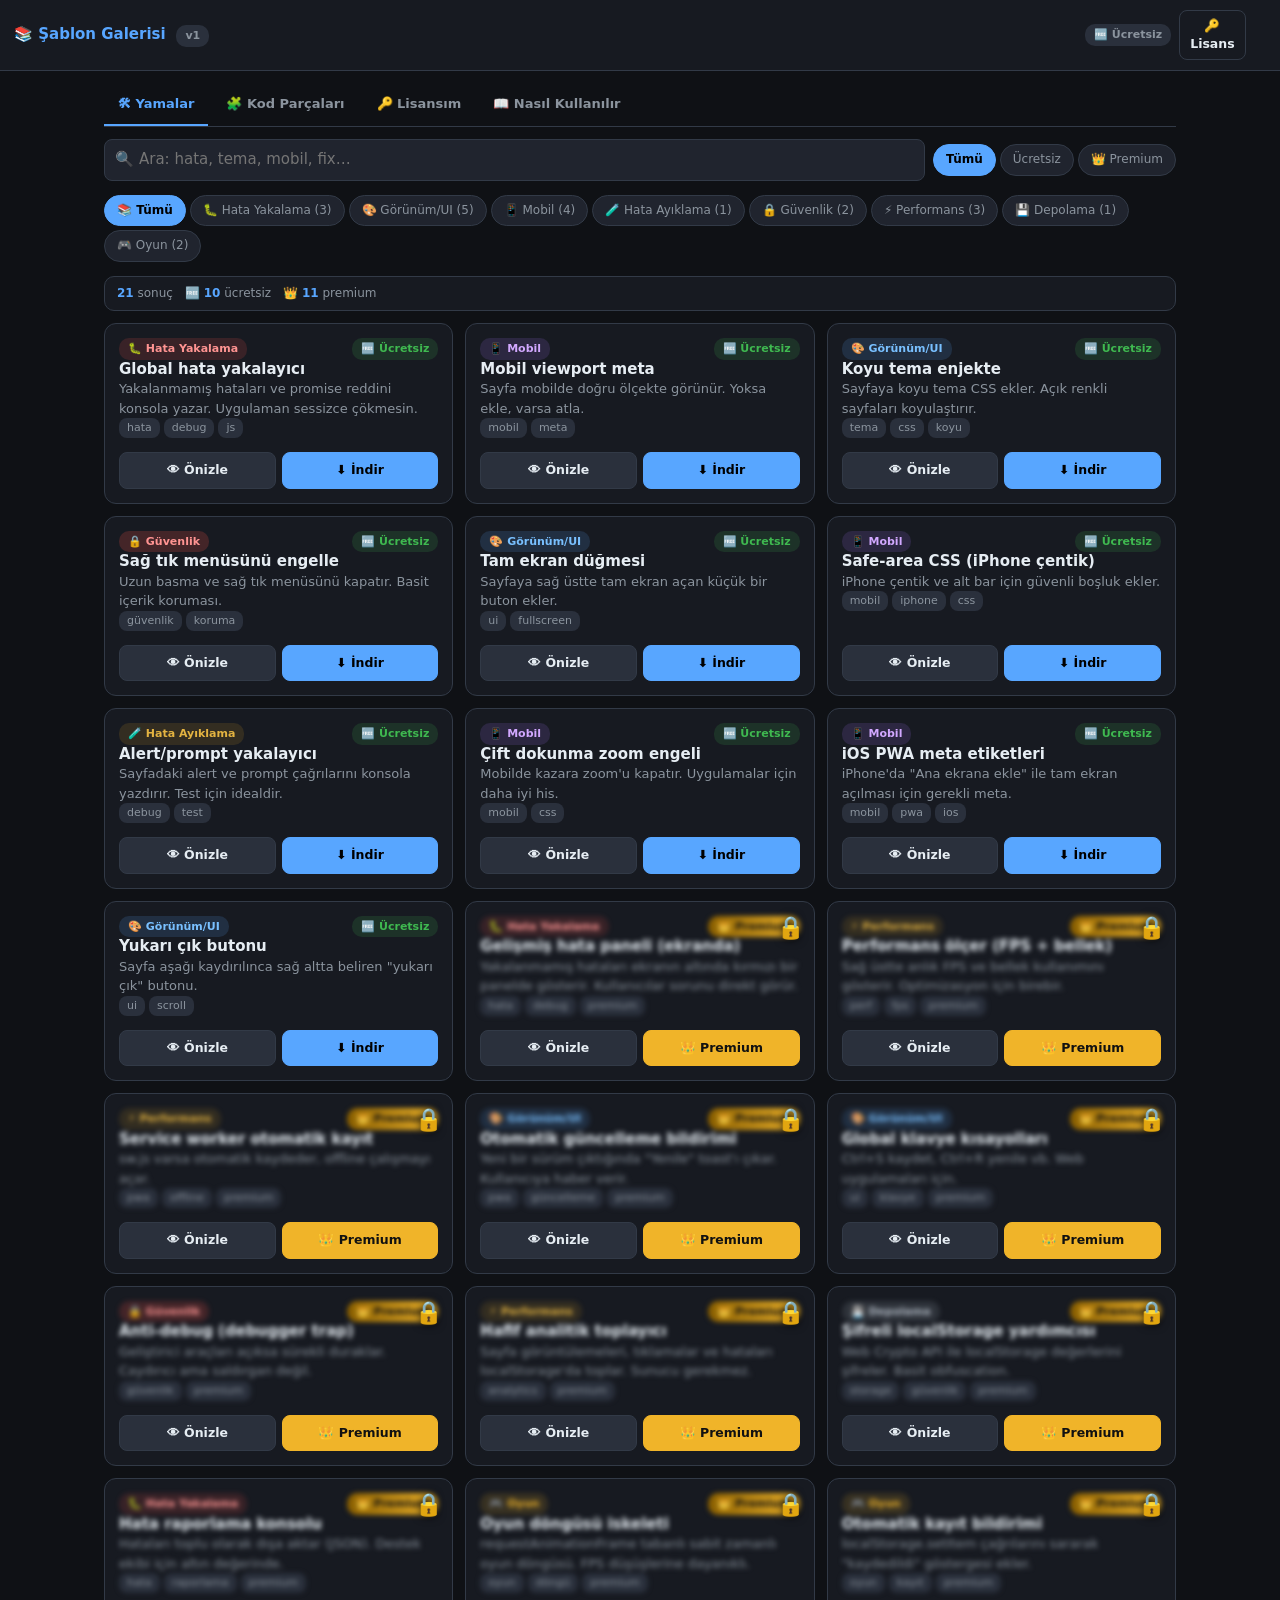
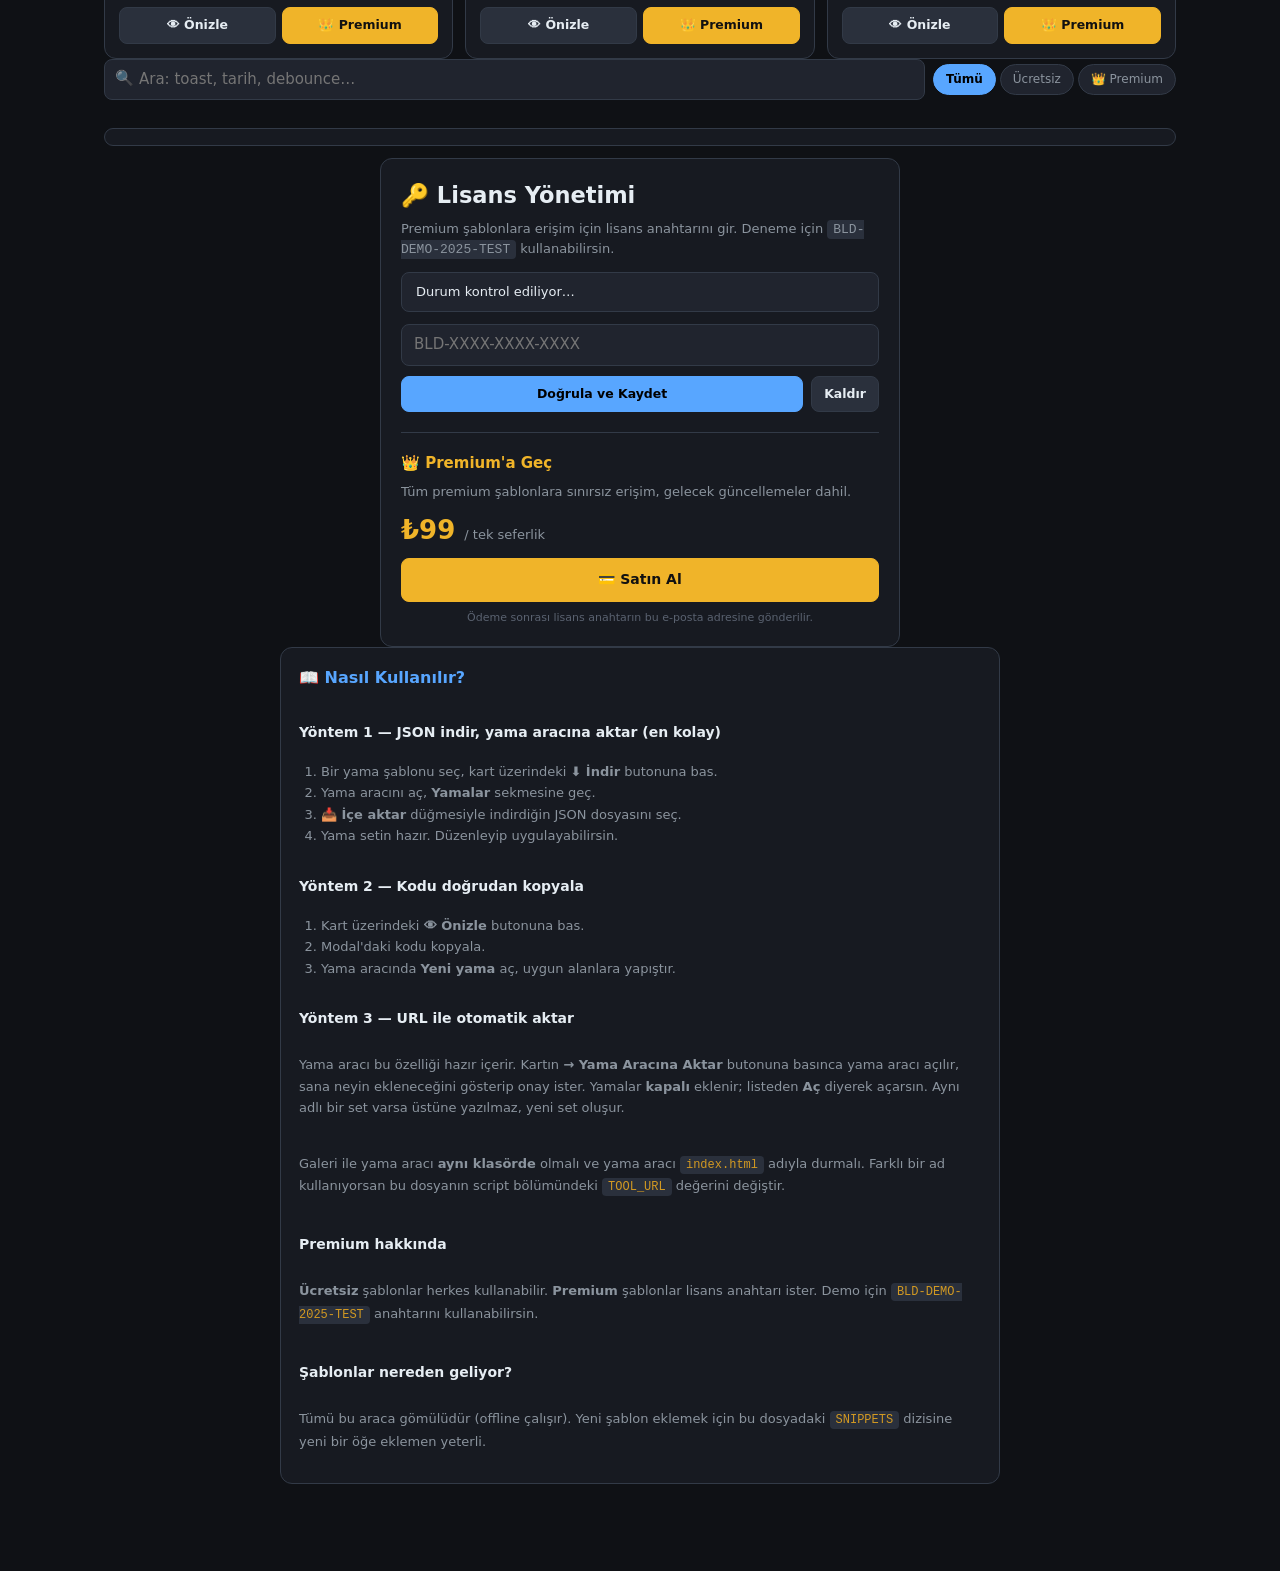
<file: sablonlar.html>
<!DOCTYPE html>
<html lang="tr">
<head>
<meta charset="UTF-8">
<meta name="viewport" content="width=device-width, initial-scale=1">
<title>Şablon Galerisi · Yama Aracı</title>
<style>
:root{
  --bg:#0f1115;--b1:#171a21;--b2:#20242e;--b3:#2a303c;--ln:#323a47;
  --tx:#e6edf3;--t2:#8b949e;--t3:#5a6270;
  --ac:#58a6ff;--ok:#3fb950;--bad:#f85149;--warn:#d29922;--gold:#e8b93a;
  --prem:#f0b429;--prem2:#8a5f00;
}
*{box-sizing:border-box}
html,body{margin:0;padding:0;background:var(--bg);color:var(--tx);
  font:15px/1.45 system-ui,-apple-system,'Segoe UI',sans-serif;padding-bottom:40px}
body{min-height:100vh}
header{position:sticky;top:0;z-index:20;background:var(--b1);
  border-bottom:1px solid var(--ln);padding:10px 14px;
  display:flex;justify-content:space-between;align-items:center;gap:8px}
header b{color:var(--ac)}
header .hdr-right{display:flex;gap:8px;align-items:center;font-size:12px}
.badge{display:inline-flex;align-items:center;gap:4px;padding:3px 9px;border-radius:10px;
  font-size:11px;font-weight:700;background:var(--b3);color:var(--t2)}
.badge.ok{background:rgba(63,185,80,.15);color:var(--ok)}
.badge.prem{background:linear-gradient(90deg,#8a5f00,#f0b429);color:#111}
.badge.lock{background:rgba(248,81,73,.15);color:var(--bad)}
main{max-width:1100px;margin:0 auto;padding:14px}
.tabs{display:flex;gap:4px;margin-bottom:12px;border-bottom:1px solid var(--ln);overflow-x:auto}
.tabs button{padding:10px 14px;background:none;border:none;color:var(--t2);
  font:inherit;font-weight:600;font-size:13px;cursor:pointer;
  border-bottom:2px solid transparent;white-space:nowrap}
.tabs button.on{color:var(--ac);border-bottom-color:var(--ac)}
.filters{display:flex;flex-wrap:wrap;gap:8px;margin-bottom:14px;align-items:center}
input[type=text],input[type=password],select,textarea{
  background:var(--b2);color:var(--tx);border:1px solid var(--ln);
  border-radius:8px;padding:9px 12px;font:inherit;width:100%;min-height:40px}
input:focus,select:focus,textarea:focus{outline:2px solid var(--ac);outline-offset:-1px}
.search{flex:1;min-width:200px;position:relative}
.search input{padding-left:34px}
.search::before{content:"🔍";position:absolute;left:11px;top:50%;
  transform:translateY(-50%);pointer-events:none;opacity:.6}
.chips{display:flex;gap:4px;flex-wrap:wrap}
.chip{padding:6px 12px;background:var(--b2);border:1px solid var(--ln);
  border-radius:16px;color:var(--t2);font-size:12px;cursor:pointer;
  user-select:none;white-space:nowrap;transition:all .15s}
.chip:hover{background:var(--b3);color:var(--tx)}
.chip.on{background:var(--ac);color:#000;border-color:var(--ac);font-weight:600}
.chip.prem.on{background:linear-gradient(90deg,#8a5f00,#f0b429);color:#111;border-color:var(--prem)}
.grid{display:grid;gap:12px;grid-template-columns:repeat(auto-fill,minmax(280px,1fr))}
.card{background:var(--b1);border:1px solid var(--ln);border-radius:12px;
  padding:14px;display:flex;flex-direction:column;gap:8px;
  transition:border-color .15s,transform .1s}
.card:hover{border-color:var(--b3)}
.card.locked{position:relative;overflow:hidden}
.card.locked::after{content:"🔒";position:absolute;top:10px;right:10px;
  font-size:22px;filter:drop-shadow(0 0 4px rgba(0,0,0,.8))}
.card.locked .body{filter:blur(2.5px);pointer-events:none;user-select:none}
.card .meta{display:flex;justify-content:space-between;align-items:center;gap:6px;flex-wrap:wrap}
.card h3{margin:0;font-size:15px;color:var(--tx);line-height:1.3}
.card .desc{margin:0;font-size:13px;color:var(--t2);line-height:1.5;
  display:-webkit-box;-webkit-line-clamp:3;-webkit-box-orient:vertical;overflow:hidden}
.tags{display:flex;flex-wrap:wrap;gap:4px}
.tag{font-size:11px;padding:2px 8px;border-radius:8px;background:var(--b3);color:var(--t2)}
.cat-badge{font-size:11px;padding:3px 9px;border-radius:10px;background:var(--b3);color:var(--t2);font-weight:600}
.cat-error{background:rgba(248,81,73,.15);color:#ff9492}
.cat-ui{background:rgba(88,166,255,.15);color:#79c0ff}
.cat-mobile{background:rgba(163,113,247,.15);color:#d2a8ff}
.cat-fix{background:rgba(63,185,80,.15);color:#7ee787}
.cat-debug{background:rgba(210,153,34,.15);color:#e3b341}
.cat-security{background:rgba(248,81,73,.2);color:#ff9492}
.cat-perf{background:rgba(210,153,34,.15);color:#e3b341}
.cat-storage{background:rgba(139,148,158,.2);color:#b1bac4}
.cat-util{background:rgba(63,185,80,.15);color:#7ee787}
.cat-game{background:rgba(240,180,41,.15);color:#f0b429}
.card .actions{display:flex;gap:6px;margin-top:auto;padding-top:6px;flex-wrap:wrap}
.btn{display:inline-flex;align-items:center;justify-content:center;gap:5px;
  padding:8px 12px;border:1px solid var(--ln);border-radius:8px;
  background:var(--b3);color:var(--tx);font:inherit;font-weight:600;
  font-size:12.5px;cursor:pointer;min-height:36px;flex:1;
  transition:transform .08s,background .15s}
.btn:hover{background:var(--b2);border-color:var(--ac)}
.btn:active{transform:scale(.97)}
.btn.p{background:var(--ac);color:#000;border-color:var(--ac)}
.btn.g{background:var(--ok);color:#000;border-color:var(--ok)}
.btn.gold{background:var(--prem);color:#111;border-color:var(--prem);font-weight:700}
.btn:disabled{opacity:.4;cursor:not-allowed}
.btn.ghost{background:transparent}
.empty{text-align:center;padding:40px 20px;color:var(--t2)}
.empty .big{font-size:40px;margin-bottom:10px}
/* Modal */
.modal{position:fixed;inset:0;z-index:100;background:rgba(0,0,0,.75);
  display:flex;align-items:center;justify-content:center;padding:16px;
  backdrop-filter:blur(4px)}
.modal.hidden{display:none}
.modal .box{background:var(--b1);border:1px solid var(--ln);
  border-radius:14px;padding:18px;max-width:680px;width:100%;
  max-height:88vh;overflow-y:auto;box-shadow:0 20px 60px rgba(0,0,0,.7)}
.modal h2{margin:0 0 4px;color:var(--tx);font-size:17px}
.modal .sub{color:var(--t2);font-size:13px;margin:0 0 12px;line-height:1.5}
.modal .code{background:#05101c;color:#e6edf3;padding:12px;
  border-radius:8px;font-family:ui-monospace,'Courier New',monospace;
  font-size:12px;overflow-x:auto;line-height:1.55;
  max-height:340px;overflow-y:auto;white-space:pre;
  border:1px solid var(--ln);position:relative}
.modal .code .cp{position:sticky;top:0;float:right;
  padding:4px 9px;background:var(--ac);color:#000;border:none;
  border-radius:4px;font-size:11px;font-weight:700;cursor:pointer;margin-left:8px}
.modal .actions{display:flex;gap:8px;margin-top:14px;flex-wrap:wrap}
.modal .actions .btn{flex:0 1 auto;min-width:100px}
/* Premium modal */
.prem-box{background:linear-gradient(135deg,#1a1206,#2a1e08);
  border:2px solid var(--prem)}
.prem-box h2{color:var(--prem)}
.prem-list{list-style:none;padding:0;margin:12px 0}
.prem-list li{padding:8px 0 8px 26px;position:relative;
  font-size:13px;line-height:1.5;color:var(--t2);
  border-bottom:1px solid rgba(240,180,41,.15)}
.prem-list li:last-child{border:none}
.prem-list li::before{content:"✓";position:absolute;left:0;top:8px;
  color:var(--prem);font-weight:700}
.price{font-size:26px;font-weight:800;color:var(--prem);margin:8px 0}
.price small{font-size:13px;color:var(--t2);font-weight:400}
/* License page */
.lic-card{background:var(--b1);border:1px solid var(--ln);
  border-radius:12px;padding:20px;max-width:520px;margin:0 auto}
.lic-card h2{margin:0 0 8px;color:var(--tx)}
.lic-status{padding:10px 14px;border-radius:8px;margin:12px 0;
  font-size:13px;background:var(--b2);border:1px solid var(--ln)}
.lic-status.ok{background:rgba(63,185,80,.12);color:var(--ok);border-color:rgba(63,185,80,.4)}
.lic-status.bad{background:rgba(248,81,73,.12);color:var(--bad);border-color:rgba(248,81,73,.4)}
.lic-status.prem{background:rgba(240,180,41,.12);color:var(--prem);border-color:rgba(240,180,41,.4)}
/* Help page */
.help{max-width:720px;margin:0 auto}
.help .card{padding:18px}
.help h2{color:var(--ac);margin:0 0 10px;font-size:16px}
.help h3{color:var(--tx);margin:16px 0 6px;font-size:14px}
.help p,.help li{color:var(--t2);font-size:13px;line-height:1.65}
.help ol,.help ul{padding-left:22px;margin:6px 0}
.help code{background:var(--b3);padding:2px 6px;border-radius:4px;
  font-family:ui-monospace,monospace;font-size:12px;color:var(--warn)}
.help pre{background:#05101c;color:#e6edf3;padding:12px;border-radius:8px;
  font-size:12px;overflow-x:auto;line-height:1.5;margin:8px 0;
  border:1px solid var(--ln)}
/* Toast */
#toasts{position:fixed;left:50%;bottom:20px;transform:translateX(-50%);
  z-index:2000;display:flex;flex-direction:column;gap:6px;
  pointer-events:none;width:min(90vw,360px)}
.toast{background:var(--b1);border:1px solid var(--ln);
  border-left:3px solid var(--ac);padding:9px 14px;border-radius:8px;
  font-size:13px;box-shadow:0 6px 20px rgba(0,0,0,.5);
  animation:slideup .25s ease}
.toast.ok{border-left-color:var(--ok)}
.toast.bad{border-left-color:var(--bad)}
.toast.warn{border-left-color:var(--warn)}
@keyframes slideup{from{opacity:0;transform:translate(-50%,15px)}
  to{opacity:1;transform:translate(-50%,0)}}
.stats{display:flex;gap:12px;flex-wrap:wrap;margin-bottom:12px;
  font-size:12px;color:var(--t2);padding:8px 12px;
  background:var(--b1);border:1px solid var(--ln);border-radius:10px}
.stats b{color:var(--ac)}
@media(max-width:520px){
  .grid{grid-template-columns:1fr}
  header .hdr-right .badge span{display:none}
  .filters{gap:6px}
  .search{width:100%}
}
</style>
<link rel="manifest" href="yama-manifest.webmanifest">
<meta name="theme-color" content="#0a0e15">
<meta name="mobile-web-app-capable" content="yes">
<meta name="apple-mobile-web-app-capable" content="yes">
<link rel="icon" type="image/png" sizes="32x32" href="yama-favicon-32.png?v=1">
<link rel="icon" type="image/png" sizes="192x192" href="yama-icon-192.png?v=1">
<link rel="apple-touch-icon" sizes="180x180" href="yama-apple-touch-icon.png?v=1">
</head>
<body>

<header>
  <div><b>📚 Şablon Galerisi</b> <span class="badge" style="margin-left:6px">v1</span></div>
  <div class="hdr-right">
    <span class="badge" id="tierBadge"><span>Yükleniyor…</span></span>
    <button class="btn ghost" style="flex:0;min-height:32px;padding:6px 10px" id="licBtn">🔑 Lisans</button>
  </div>
</header>

<main>
  <div class="tabs" id="tabs">
    <button data-t="patches" class="on">🛠 Yamalar</button>
    <button data-t="snippets">🧩 Kod Parçaları</button>
    <button data-t="license">🔑 Lisansım</button>
    <button data-t="help">📖 Nasıl Kullanılır</button>
  </div>

  <div id="view-patches">
    <div class="filters">
      <div class="search"><input type="text" id="q" placeholder="Ara: hata, tema, mobil, fix…"></div>
      <div class="chips" id="tierChips">
        <div class="chip on" data-tier="all">Tümü</div>
        <div class="chip" data-tier="free">Ücretsiz</div>
        <div class="chip prem" data-tier="premium">👑 Premium</div>
      </div>
    </div>
    <div class="filters">
      <div class="chips" id="catChips"></div>
    </div>
    <div class="stats" id="patchesStats"></div>
    <div class="grid" id="patchesGrid"></div>
  </div>

  <div id="view-snippets" class="hidden">
    <div class="filters">
      <div class="search"><input type="text" id="qs" placeholder="Ara: toast, tarih, debounce…"></div>
      <div class="chips" id="tierChipsS">
        <div class="chip on" data-tier="all">Tümü</div>
        <div class="chip" data-tier="free">Ücretsiz</div>
        <div class="chip prem" data-tier="premium">👑 Premium</div>
      </div>
    </div>
    <div class="filters">
      <div class="chips" id="catChipsS"></div>
    </div>
    <div class="stats" id="snippetsStats"></div>
    <div class="grid" id="snippetsGrid"></div>
  </div>

  <div id="view-license" class="hidden">
    <div class="lic-card">
      <h2>🔑 Lisans Yönetimi</h2>
      <p style="color:var(--t2);font-size:13px;margin:0 0 12px">
        Premium şablonlara erişim için lisans anahtarını gir. Deneme için <code style="background:var(--b3);padding:2px 6px;border-radius:4px">BLD-DEMO-2025-TEST</code> kullanabilirsin.
      </p>
      <div class="lic-status" id="licStatus">Durum kontrol ediliyor…</div>
      <input type="password" id="licInput" placeholder="BLD-XXXX-XXXX-XXXX" autocomplete="off">
      <div style="display:flex;gap:8px;margin-top:10px;flex-wrap:wrap">
        <button class="btn p" id="licSave" style="flex:1">Doğrula ve Kaydet</button>
        <button class="btn" id="licClear" style="flex:0 1 auto">Kaldır</button>
      </div>
      <div style="margin-top:20px;padding-top:20px;border-top:1px solid var(--ln)">
        <h3 style="margin:0 0 8px;font-size:15px;color:var(--prem)">👑 Premium'a Geç</h3>
        <p style="color:var(--t2);font-size:13px;margin:0 0 10px">
          Tüm premium şablonlara sınırsız erişim, gelecek güncellemeler dahil.
        </p>
        <div class="price">₺99 <small>/ tek seferlik</small></div>
        <button class="btn gold" id="buyBtn" style="width:100%;font-size:14px;min-height:44px">
          💳 Satın Al
        </button>
        <p style="color:var(--t3);font-size:11px;margin:8px 0 0;text-align:center">
          Ödeme sonrası lisans anahtarın bu e-posta adresine gönderilir.
        </p>
      </div>
    </div>
  </div>

  <div id="view-help" class="hidden">
    <div class="help">
      <div class="card">
        <h2>📖 Nasıl Kullanılır?</h2>
        <h3>Yöntem 1 — JSON indir, yama aracına aktar (en kolay)</h3>
        <ol>
          <li>Bir yama şablonu seç, kart üzerindeki <b>⬇️ İndir</b> butonuna bas.</li>
          <li>Yama aracını aç, <b>Yamalar</b> sekmesine geç.</li>
          <li><b>📥 İçe aktar</b> düğmesiyle indirdiğin JSON dosyasını seç.</li>
          <li>Yama setin hazır. Düzenleyip uygulayabilirsin.</li>
        </ol>

        <h3>Yöntem 2 — Kodu doğrudan kopyala</h3>
        <ol>
          <li>Kart üzerindeki <b>👁 Önizle</b> butonuna bas.</li>
          <li>Modal'daki kodu kopyala.</li>
          <li>Yama aracında <b>Yeni yama</b> aç, uygun alanlara yapıştır.</li>
        </ol>

        <h3>Yöntem 3 — URL ile otomatik aktar</h3>
        <p>
          Yama aracı bu özelliği hazır içerir. Kartın <b>→ Yama Aracına Aktar</b> butonuna basınca
          yama aracı açılır, sana neyin ekleneceğini gösterip onay ister. Yamalar <b>kapalı</b> eklenir;
          listeden <b>Aç</b> diyerek açarsın. Aynı adlı bir set varsa üstüne yazılmaz, yeni set oluşur.
        </p>
        <p>
          Galeri ile yama aracı <b>aynı klasörde</b> olmalı ve yama aracı <code>index.html</code> adıyla durmalı.
          Farklı bir ad kullanıyorsan bu dosyanın script bölümündeki <code>TOOL_URL</code> değerini değiştir.
        </p>

        <h3>Premium hakkında</h3>
        <p>
          <b>Ücretsiz</b> şablonlar herkes kullanabilir. <b>Premium</b> şablonlar lisans anahtarı ister.
          Demo için <code>BLD-DEMO-2025-TEST</code> anahtarını kullanabilirsin.
        </p>

        <h3>Şablonlar nereden geliyor?</h3>
        <p>
          Tümü bu araca gömülüdür (offline çalışır). Yeni şablon eklemek için bu dosyadaki
          <code>SNIPPETS</code> dizisine yeni bir öğe eklemen yeterli.
        </p>
      </div>
    </div>
  </div>
</main>

<div class="modal hidden" id="modal">
  <div class="box" id="modalBox"></div>
</div>

<div id="toasts"></div>

<script>
"use strict";

/* ============================================================
   ŞABLON VERİLERİ
   ============================================================ */

const CATS = {
  error:    {n:'Hata Yakalama',   i:'🐛'},
  ui:       {n:'Görünüm/UI',      i:'🎨'},
  mobile:   {n:'Mobil',           i:'📱'},
  fix:      {n:'Onarım / Fix',    i:'🔧'},
  debug:    {n:'Hata Ayıklama',   i:'🧪'},
  security: {n:'Güvenlik',        i:'🔒'},
  perf:     {n:'Performans',      i:'⚡'},
  storage:  {n:'Depolama',        i:'💾'},
  util:     {n:'Yardımcılar',     i:'🧰'},
  game:     {n:'Oyun',            i:'🎮'},
};

/* ---- YAMA ŞABLONLARI ---- */
const PATCHES = [
  // ============ ÜCRETSİZ ============
  {
    id:'err-catch', cat:'error', tier:'free',
    name:'Global hata yakalayıcı',
    desc:'Yakalanmamış hataları ve promise reddini konsola yazar. Uygulaman sessizce çökmesin.',
    tags:['hata','debug','js'],
    patch:{
      action:'ins-before', kind:'js', find:'</body>',
      content:`// Global hata yakalayıcı
window.addEventListener('error', function(e){
  console.error('[Hata]', e.message, '—', e.filename + ':' + e.lineno);
});
window.addEventListener('unhandledrejection', function(e){
  console.error('[Promise]', e.reason && e.reason.message || e.reason);
});`
    }
  },
  {
    id:'viewport', cat:'mobile', tier:'free',
    name:'Mobil viewport meta',
    desc:'Sayfa mobilde doğru ölçekte görünür. Yoksa ekle, varsa atla.',
    tags:['mobil','meta'],
    patch:{
      action:'ins-after', kind:'html', find:'<head>',
      content:'<meta name="viewport" content="width=device-width,initial-scale=1,maximum-scale=1,user-scalable=no">'
    }
  },
  {
    id:'dark-theme', cat:'ui', tier:'free',
    name:'Koyu tema enjekte',
    desc:'Sayfaya koyu tema CSS ekler. Açık renkli sayfaları koyulaştırır.',
    tags:['tema','css','koyu'],
    patch:{
      action:'ins-before', kind:'css', find:'</head>',
      content:`:root{color-scheme:dark}
body{background:#0f1115 !important;color:#e6edf3 !important}
a{color:#58a6ff !important}
button,input,select,textarea{background:#20242e !important;color:#e6edf3 !important;border-color:#323a47 !important}`
    }
  },
  {
    id:'no-context-menu', cat:'security', tier:'free',
    name:'Sağ tık menüsünü engelle',
    desc:'Uzun basma ve sağ tık menüsünü kapatır. Basit içerik koruması.',
    tags:['güvenlik','koruma'],
    patch:{
      action:'ins-before', kind:'js', find:'</body>',
      content:`// Sağ tık ve uzun basma engelle
document.addEventListener('contextmenu', function(e){ e.preventDefault(); }, {passive:false});`
    }
  },
  {
    id:'fullscreen-btn', cat:'ui', tier:'free',
    name:'Tam ekran düğmesi',
    desc:'Sayfaya sağ üstte tam ekran açan küçük bir buton ekler.',
    tags:['ui','fullscreen'],
    patch:{
      action:'ins-before', kind:'html', find:'</body>',
      content:`<button id="__fsBtn" style="position:fixed;top:10px;right:10px;z-index:9999;
  background:#1f2937;color:#fff;border:1px solid #374151;border-radius:8px;
  padding:8px 12px;font:600 13px system-ui;cursor:pointer">⛶ Tam Ekran</button>
<script>
document.getElementById('__fsBtn').onclick=function(){
  var d=document.documentElement;
  if(!document.fullscreenElement){
    (d.requestFullscreen||d.webkitRequestFullscreen||function(){}).call(d);
  }else{
    (document.exitFullscreen||document.webkitExitFullscreen||function(){}).call(document);
  }
};
<\/script>`
    }
  },
  {
    id:'safe-area', cat:'mobile', tier:'free',
    name:'Safe-area CSS (iPhone çentik)',
    desc:'iPhone çentik ve alt bar için güvenli boşluk ekler.',
    tags:['mobil','iphone','css'],
    patch:{
      action:'ins-before', kind:'css', find:'</head>',
      content:`body{
  padding-top: env(safe-area-inset-top, 0);
  padding-bottom: env(safe-area-inset-bottom, 0);
  padding-left: env(safe-area-inset-left, 0);
  padding-right: env(safe-area-inset-right, 0);
}`
    }
  },
  {
    id:'alert-catcher', cat:'debug', tier:'free',
    name:'Alert/prompt yakalayıcı',
    desc:'Sayfadaki alert ve prompt çağrılarını konsola yazdırır. Test için idealdir.',
    tags:['debug','test'],
    patch:{
      action:'ins-before', kind:'js', find:'</body>',
      content:`// Alert / prompt / confirm yakalayıcı
(function(){
  var o = { alert: window.alert, prompt: window.prompt, confirm: window.confirm };
  window.alert = function(m){ console.log('[alert]', m); return o.alert.call(window, m); };
  window.prompt = function(m, d){ console.log('[prompt]', m); return o.prompt.call(window, m, d); };
  window.confirm = function(m){ console.log('[confirm]', m); return o.confirm.call(window, m); };
})();`
    }
  },
  {
    id:'disable-zoom', cat:'mobile', tier:'free',
    name:'Çift dokunma zoom engeli',
    desc:'Mobilde kazara zoom\'u kapatır. Uygulamalar için daha iyi his.',
    tags:['mobil','css'],
    patch:{
      action:'ins-before', kind:'css', find:'</head>',
      content:`html,body{touch-action:manipulation}
button,a{-webkit-tap-highlight-color:transparent}`
    }
  },
  {
    id:'ios-pwa-meta', cat:'mobile', tier:'free',
    name:'iOS PWA meta etiketleri',
    desc:'iPhone\'da "Ana ekrana ekle" ile tam ekran açılması için gerekli meta.',
    tags:['mobil','pwa','ios'],
    patch:{
      action:'ins-after', kind:'html', find:'<head>',
      content:`<meta name="apple-mobile-web-app-capable" content="yes">
<meta name="apple-mobile-web-app-status-bar-style" content="black-translucent">
<meta name="mobile-web-app-capable" content="yes">`
    }
  },
  {
    id:'scroll-top', cat:'ui', tier:'free',
    name:'Yukarı çık butonu',
    desc:'Sayfa aşağı kaydırılınca sağ altta beliren "yukarı çık" butonu.',
    tags:['ui','scroll'],
    patch:{
      action:'ins-before', kind:'html', find:'</body>',
      content:`<button id="__topBtn" style="position:fixed;bottom:20px;right:20px;z-index:9999;
  width:44px;height:44px;border-radius:50%;background:#1f2937;color:#fff;
  border:1px solid #374151;font-size:20px;cursor:pointer;display:none;
  box-shadow:0 4px 16px rgba(0,0,0,.4)">↑</button>
<script>
(function(){
  var b=document.getElementById('__topBtn');
  window.addEventListener('scroll',function(){ b.style.display = window.scrollY>400 ? 'block':'none'; });
  b.onclick=function(){ window.scrollTo({top:0,behavior:'smooth'}); };
})();
<\/script>`
    }
  },

  // ============ PREMIUM ============
  {
    id:'err-panel-prem', cat:'error', tier:'premium',
    name:'Gelişmiş hata paneli (ekranda)',
    desc:'Yakalanmamış hataları ekranın altında kırmızı bir panelde gösterir. Kullanıcılar sorunu direkt görür.',
    tags:['hata','debug','premium'],
    patch:{
      action:'ins-before', kind:'js', find:'</body>',
      content:`// Ekranda hata paneli
(function(){
  var errors = [];
  function show(){
    var p = document.getElementById('__errP');
    if(!p){
      p = document.createElement('div');
      p.id = '__errP';
      p.style.cssText = 'position:fixed;bottom:0;left:0;right:0;z-index:99999;'
        + 'background:#2a0d10;color:#ff9492;padding:10px 14px;'
        + 'border-top:2px solid #f85149;font:12px ui-monospace,monospace;'
        + 'max-height:40vh;overflow-y:auto;white-space:pre-wrap';
      document.body.appendChild(p);
    }
    p.textContent = '⚠ ' + errors.length + ' hata:\\n\\n' + errors.slice(-5).join('\\n\\n');
    p.onclick = function(){ if(confirm('Temizle?')){ errors=[]; p.remove(); } };
  }
  window.addEventListener('error', function(e){
    errors.push(e.message + ' — ' + e.filename + ':' + e.lineno);
    show();
  });
  window.addEventListener('unhandledrejection', function(e){
    errors.push('Promise: ' + (e.reason && e.reason.message || e.reason));
    show();
  });
})();`
    }
  },
  {
    id:'perf-meter', cat:'perf', tier:'premium',
    name:'Performans ölçer (FPS + bellek)',
    desc:'Sağ üstte anlık FPS ve bellek kullanımını gösterir. Optimizasyon için birebir.',
    tags:['perf','fps','premium'],
    patch:{
      action:'ins-before', kind:'html', find:'</body>',
      content:`<div id="__perf" style="position:fixed;top:10px;left:10px;z-index:9999;
  background:rgba(0,0,0,.75);color:#7ee787;padding:6px 10px;border-radius:6px;
  font:11px ui-monospace,monospace;pointer-events:none">— fps —</div>
<script>
(function(){
  var el = document.getElementById('__perf');
  var last = performance.now(), frames = 0;
  function tick(now){
    frames++;
    if(now - last >= 1000){
      var mem = performance.memory ? ' · ' + Math.round(performance.memory.usedJSHeapSize/1048576) + 'MB' : '';
      el.textContent = frames + ' fps' + mem;
      frames = 0; last = now;
    }
    requestAnimationFrame(tick);
  }
  requestAnimationFrame(tick);
})();
<\/script>`
    }
  },
  {
    id:'sw-register', cat:'perf', tier:'premium',
    name:'Service worker otomatik kayıt',
    desc:'sw.js varsa otomatik kaydeder, offline çalışmayı açar.',
    tags:['pwa','offline','premium'],
    patch:{
      action:'ins-before', kind:'js', find:'</body>',
      content:`// Service worker otomatik kayıt
if('serviceWorker' in navigator && location.protocol !== 'file:'){
  navigator.serviceWorker.register('yama-sw.js').then(function(r){
    console.log('[SW] Kayıtlı:', r.scope);
    r.addEventListener('updatefound', function(){
      console.log('[SW] Yeni sürüm indiriliyor…');
    });
  }).catch(function(e){
    console.warn('[SW] Kayıt başarısız:', e.message);
  });
}`
    }
  },
  {
    id:'auto-update-toast', cat:'ui', tier:'premium',
    name:'Otomatik güncelleme bildirimi',
    desc:'Yeni bir sürüm çıktığında "Yenile" toast\'ı çıkar. Kullanıcıya haber verir.',
    tags:['pwa','güncelleme','premium'],
    patch:{
      action:'ins-before', kind:'js', find:'</body>',
      content:`// Yeni SW sürümü bildirimi
if('serviceWorker' in navigator){
  navigator.serviceWorker.addEventListener('controllerchange', function(){
    var t = document.createElement('div');
    t.style.cssText = 'position:fixed;bottom:20px;left:50%;transform:translateX(-50%);'
      + 'background:#1f6feb;color:#fff;padding:12px 18px;border-radius:8px;'
      + 'font:600 13px system-ui;z-index:99999;box-shadow:0 4px 20px rgba(0,0,0,.5)';
    t.innerHTML = '🆕 Yeni sürüm hazır! <button style="margin-left:10px;'
      + 'background:#fff;color:#1f6feb;border:none;padding:4px 10px;'
      + 'border-radius:4px;font-weight:700;cursor:pointer">Yenile</button>';
    t.querySelector('button').onclick = function(){ location.reload(); };
    document.body.appendChild(t);
  });
}`
    }
  },
  {
    id:'keyboard-shortcuts', cat:'ui', tier:'premium',
    name:'Global klavye kısayolları',
    desc:'Ctrl+S kaydet, Ctrl+R yenile vb. Web uygulamaları için.',
    tags:['ui','klavye','premium'],
    patch:{
      action:'ins-before', kind:'js', find:'</body>',
      content:`// Klavye kısayolları
document.addEventListener('keydown', function(e){
  if(e.ctrlKey || e.metaKey){
    if(e.key === 's'){ e.preventDefault(); console.log('[Kısayol] Kaydet'); if(window.save) window.save(); }
    if(e.key === 'r'){ e.preventDefault(); location.reload(); }
    if(e.key === 'k'){ e.preventDefault(); console.log('[Kısayol] Arama'); }
  }
  if(e.key === 'Escape'){
    // Modal kapat gibi davranışlar için
    document.dispatchEvent(new CustomEvent('__esc'));
  }
});`
    }
  },
  {
    id:'anti-debug', cat:'security', tier:'premium',
    name:'Anti-debug (debugger trap)',
    desc:'Geliştirici araçları açıksa sürekli duraklar. Caydırıcı ama saldırgan değil.',
    tags:['güvenlik','premium'],
    patch:{
      action:'ins-before', kind:'js', find:'</body>',
      content:`// Anti-debug: geliştirici araçları açıksa yavaşlat
(function(){
  var open = false;
  setInterval(function(){
    var t = Date.now();
    debugger;
    if(Date.now() - t > 100) open = true;
    if(open) console.log('%c⚠️ Geliştirici araçları tespit edildi', 'color:#f85149;font-size:14px');
  }, 2000);
})();`
    }
  },
  {
    id:'analytics-light', cat:'perf', tier:'premium',
    name:'Hafif analitik toplayıcı',
    desc:'Sayfa görüntülemeleri, tıklamalar ve hataları localStorage\'da toplar. Sunucu gerekmez.',
    tags:['analytics','premium'],
    patch:{
      action:'ins-before', kind:'js', find:'</body>',
      content:`// Hafif analitik (localStorage'da)
(function(){
  var KEY = '__analytics';
  function store(){
    try{ localStorage.setItem(KEY, JSON.stringify(window.__analytics)); }catch(e){}
  }
  window.__analytics = { views: 0, clicks: 0, errors: 0, started: Date.now() };
  try{ var old = JSON.parse(localStorage.getItem(KEY)||'null'); if(old) window.__analytics = old; }catch(e){}
  window.__analytics.views++;
  store();
  document.addEventListener('click', function(){ window.__analytics.clicks++; store(); }, {passive:true});
  window.addEventListener('error', function(){ window.__analytics.errors++; store(); });
  window.__getAnalytics = function(){ return window.__analytics; };
  console.log('[Analitik] Kullanım:', window.__analytics);
})();`
    }
  },
  {
    id:'encrypted-storage', cat:'storage', tier:'premium',
    name:'Şifreli localStorage yardımcısı',
    desc:'Web Crypto API ile localStorage değerlerini şifreler. Basit obfuscation.',
    tags:['storage','güvenlik','premium'],
    patch:{
      action:'ins-before', kind:'js', find:'</body>',
      content:`// Şifreli localStorage yardımcısı
window.SecureStore = (function(){
  var PREFIX = '__enc_';
  function key(p){ return PREFIX + p; }
  return {
    set: function(k, v){
      try{
        localStorage.setItem(key(k), btoa(unescape(encodeURIComponent(JSON.stringify(v)))));
        return true;
      }catch(e){ return false; }
    },
    get: function(k, def){
      try{
        var raw = localStorage.getItem(key(k));
        if(!raw) return def;
        return JSON.parse(decodeURIComponent(escape(atob(raw))));
      }catch(e){ return def; }
    },
    remove: function(k){ localStorage.removeItem(key(k)); }
  };
})();`
    }
  },
  {
    id:'global-error-report', cat:'error', tier:'premium',
    name:'Hata raporlama konsolu',
    desc:'Hataları toplu olarak dışa aktar (JSON). Destek ekibi için altın değerinde.',
    tags:['hata','raporlama','premium'],
    patch:{
      action:'ins-before', kind:'js', find:'</body>',
      content:`// Hata raporlama konsolu
window.__errorReports = [];
function __reportErr(msg, src, stack){
  window.__errorReports.push({
    t: new Date().toISOString(),
    msg: String(msg),
    src: src || '',
    stack: stack || '',
    ua: navigator.userAgent.slice(0, 150)
  });
  if(window.__errorReports.length > 50) window.__errorReports.shift();
}
window.addEventListener('error', function(e){
  __reportErr(e.message, e.filename + ':' + e.lineno, e.error && e.error.stack);
});
window.addEventListener('unhandledrejection', function(e){
  __reportErr('Promise: ' + (e.reason && e.reason.message || e.reason), '', e.reason && e.reason.stack);
});
window.__downloadErrors = function(){
  var blob = new Blob([JSON.stringify(window.__errorReports, null, 2)], {type:'application/json'});
  var a = document.createElement('a');
  a.href = URL.createObjectURL(blob);
  a.download = 'hatalar-' + Date.now() + '.json';
  a.click();
};
console.log('[Rapor] Hata raporlama aktif. İndirmek için: __downloadErrors()');`
    }
  },
  {
    id:'fake-game-loop', cat:'game', tier:'premium',
    name:'Oyun döngüsü iskeleti',
    desc:'requestAnimationFrame tabanlı sabit zamanlı oyun döngüsü. FPS düşüşlerine dayanıklı.',
    tags:['oyun','döngü','premium'],
    patch:{
      action:'ins-before', kind:'js', find:'</body>',
      content:`// Sabit zamanlı oyun döngüsü
window.GameLoop = (function(){
  var STEP = 1000/60;
  var acc = 0, last = 0, running = false;
  var update = function(dt){ /* oyun mantığı */ };
  var render = function(){ /* çizim */ };
  function frame(t){
    if(!running) return;
    var dt = t - last; last = t;
    if(dt > 250) dt = STEP; // sekmeye dönüldüğünde sıçramayı önle
    acc += dt;
    while(acc >= STEP){ update(STEP/1000); acc -= STEP; }
    render();
    requestAnimationFrame(frame);
  }
  return {
    start: function(u, r){
      update = u || update; render = r || render;
      running = true; last = performance.now(); requestAnimationFrame(frame);
    },
    stop: function(){ running = false; }
  };
})();
console.log('[GameLoop] Hazır. GameLoop.start(update, render) ile başlat.');`
    }
  },
  {
    id:'save-notify', cat:'game', tier:'premium',
    name:'Otomatik kayıt bildirimi',
    desc:'localStorage.setItem çağrılarını sararak "kaydedildi" göstergesi ekler.',
    tags:['oyun','kayıt','premium'],
    patch:{
      action:'ins-before', kind:'js', find:'</body>',
      content:`// Otomatik kayıt göstergesi
(function(){
  var orig = Storage.prototype.setItem;
  var indicator = document.createElement('div');
  indicator.style.cssText = 'position:fixed;top:10px;right:10px;z-index:99999;'
    + 'background:#3fb950;color:#000;padding:4px 10px;border-radius:6px;'
    + 'font:700 11px system-ui;opacity:0;transition:opacity .3s;pointer-events:none';
  indicator.textContent = '💾 Kaydedildi';
  document.body && document.body.appendChild(indicator);
  var timer;
  Storage.prototype.setItem = function(k, v){
    var r = orig.apply(this, arguments);
    indicator.style.opacity = '1';
    clearTimeout(timer);
    timer = setTimeout(function(){ indicator.style.opacity = '0'; }, 900);
    return r;
  };
})();`
    }
  },
];

/* ---- KOD PARÇALARI ---- */
const SNIPPETS_DATA = [
  // ============ ÜCRETSİZ ============
  {
    id:'sn-toast', cat:'ui', tier:'free',
    name:'Toast bildirim',
    desc:'Ekranın altında kısa süreli bildirim gösterir. Bağımlılık yok.',
    tags:['ui','bildirim'],
    lang:'js',
    code:`function toast(msg, ms = 2500) {
  const t = document.createElement('div');
  t.textContent = msg;
  t.style.cssText = 'position:fixed;bottom:20px;left:50%;transform:translateX(-50%);'
    + 'background:#333;color:#fff;padding:10px 18px;border-radius:8px;'
    + 'font:14px system-ui;z-index:99999;box-shadow:0 4px 16px rgba(0,0,0,.4);'
    + 'opacity:0;transition:opacity .2s';
  document.body.appendChild(t);
  requestAnimationFrame(() => t.style.opacity = '1');
  setTimeout(() => {
    t.style.opacity = '0';
    setTimeout(() => t.remove(), 250);
  }, ms);
}

// Kullanım: toast('Kaydedildi!');`
  },
  {
    id:'sn-storage', cat:'storage', tier:'free',
    name:'Basit localStorage yardımcısı',
    desc:'JSON otomatik parse/stringify, varsayılan değer desteği.',
    tags:['storage','util'],
    lang:'js',
    code:`const store = {
  get(key, def = null) {
    try {
      const v = localStorage.getItem(key);
      return v === null ? def : JSON.parse(v);
    } catch(e) { return def; }
  },
  set(key, val) {
    try { localStorage.setItem(key, JSON.stringify(val)); return true; }
    catch(e) { return false; }
  },
  del(key) { try { localStorage.removeItem(key); } catch(e) {} },
  clear() { try { localStorage.clear(); } catch(e) {} }
};

// Kullanım: store.set('oyun', {puan: 100}); store.get('oyun').puan;`
  },
  {
    id:'sn-date', cat:'util', tier:'free',
    name:'Türkçe tarih biçimlendirici',
    desc:'Tarihi "5 dk önce", "3 sa önce" gibi insan dostu biçimde gösterir.',
    tags:['util','tarih'],
    lang:'js',
    code:`function timeAgo(ts) {
  const s = Math.floor((Date.now() - ts) / 1000);
  if (s < 60) return 'az önce';
  if (s < 3600) return Math.floor(s / 60) + ' dk önce';
  if (s < 86400) return Math.floor(s / 3600) + ' sa önce';
  if (s < 2592000) return Math.floor(s / 86400) + ' gün önce';
  return new Date(ts).toLocaleDateString('tr-TR');
}

// Kullanım: timeAgo(oyun.sonKayit)`
  },
  {
    id:'sn-debounce', cat:'util', tier:'free',
    name:'Debounce ve throttle',
    desc:'Arama kutusu ve scroll gibi sık tetiklenen olaylar için.',
    tags:['util','performans'],
    lang:'js',
    code:`function debounce(fn, ms = 300) {
  let t;
  return function(...a) {
    clearTimeout(t);
    t = setTimeout(() => fn.apply(this, a), ms);
  };
}

function throttle(fn, ms = 100) {
  let last = 0;
  return function(...a) {
    const now = Date.now();
    if (now - last >= ms) {
      last = now;
      fn.apply(this, a);
    }
  };
}

// Kullanım:
// const ara = debounce(q => console.log('Aranıyor:', q), 400);
// input.addEventListener('input', e => ara(e.target.value));`
  },
  {
    id:'sn-fetch', cat:'util', tier:'free',
    name:'Fetch sarmalayıcı (JSON)',
    desc:'Hata kontrolü ve JSON parse içeren kısa fetch sarmalayıcı.',
    tags:['util','network'],
    lang:'js',
    code:`async function api(url, opts = {}) {
  const res = await fetch(url, {
    ...opts,
    headers: {
      'Content-Type': 'application/json',
      ...(opts.headers || {})
    },
    body: opts.body && typeof opts.body !== 'string'
      ? JSON.stringify(opts.body)
      : opts.body
  });
  if (!res.ok) throw new Error('HTTP ' + res.status);
  const t = await res.text();
  return t ? JSON.parse(t) : null;
}

// Kullanım:
// const user = await api('/api/user');
// await api('/api/save', {method: 'POST', body: {puan: 50}});`
  },
  {
    id:'sn-uid', cat:'util', tier:'free',
    name:'Benzersiz ID üretici',
    desc:'Zaman + rastgele kısa ID. Veritabanı anahtarı olarak uygun.',
    tags:['util','id'],
    lang:'js',
    code:`function uid(prefix = '') {
  const t = Date.now().toString(36);
  const r = Math.random().toString(36).slice(2, 8);
  return prefix + t + r;
}

// Kullanım: uid('item-') // "item-m2h5x4k2p3z" gibi`
  },
  {
    id:'sn-rand', cat:'util', tier:'free',
    name:'Rastgele yardımcılar',
    desc:'Sayı aralığı, dizi elemanı seçimi, karıştırma.',
    tags:['util','rastgele'],
    lang:'js',
    code:`const rnd = {
  int: (min, max) => Math.floor(Math.random() * (max - min + 1)) + min,
  pick: arr => arr[Math.floor(Math.random() * arr.length)],
  shuffle: arr => {
    const a = arr.slice();
    for (let i = a.length - 1; i > 0; i--) {
      const j = Math.floor(Math.random() * (i + 1));
      [a[i], a[j]] = [a[j], a[i]];
    }
    return a;
  }
};

// Kullanım: rnd.int(1, 6) // zar
// const sec = rnd.pick(['a', 'b', 'c']);`
  },

  // ============ PREMIUM ============
  {
    id:'sn-event-bus', cat:'util', tier:'premium',
    name:'Olay veriyolu (Event Bus)',
    desc:'Bileşenler arası iletişim için basit yayın/abone sistemi.',
    tags:['util','mimari','premium'],
    lang:'js',
    code:`const bus = (function() {
  const listeners = {};
  return {
    on(event, fn) {
      (listeners[event] = listeners[event] || []).push(fn);
      return () => this.off(event, fn);
    },
    off(event, fn) {
      if (!listeners[event]) return;
      listeners[event] = listeners[event].filter(f => f !== fn);
    },
    emit(event, data) {
      (listeners[event] || []).forEach(fn => {
        try { fn(data); } catch(e) { console.error('[bus]', e); }
      });
    },
    once(event, fn) {
      const wrap = d => { this.off(event, wrap); fn(d); };
      this.on(event, wrap);
    }
  };
})();

// Kullanım:
// bus.on('oyun:kaydet', () => toast('Kaydedildi'));
// bus.emit('oyun:kaydet');`
  },
  {
    id:'sn-router', cat:'ui', tier:'premium',
    name:'Mini router (hash tabanlı)',
    desc:'#/sayfa/parametre gibi hash rotaları için basit yönlendirici.',
    tags:['ui','spa','premium'],
    lang:'js',
    code:`const router = (function() {
  const routes = [];
  function match(path) {
    for (const r of routes) {
      const m = path.match(r.re);
      if (m) return { handler: r.handler, params: m.slice(1) };
    }
    return null;
  }
  function render() {
    const path = location.hash.slice(1) || '/';
    const m = match(path);
    if (m) m.handler(...m.params);
    else console.warn('[router] Eşleşme yok:', path);
  }
  window.addEventListener('hashchange', render);
  return {
    add(pattern, handler) {
      const re = new RegExp('^' + pattern.replace(/\\//g, '\\\\/').replace(/:[^/]+/g, '([^/]+)') + '$');
      routes.push({ re, handler });
      return this;
    },
    start() { render(); return this; },
    go(path) { location.hash = path; }
  };
})();

// Kullanım:
// router
//   .add('/', () => console.log('Ana sayfa'))
//   .add('/oyuncu/:id', (id) => console.log('Oyuncu:', id))
//   .start();`
  },
  {
    id:'sn-indexeddb', cat:'storage', tier:'premium',
    name:'IndexedDB sarmalayıcı',
    desc:'localStorage\'dan çok daha büyük ve hızlı depolama. Promise tabanlı.',
    tags:['storage','db','premium'],
    lang:'js',
    code:`const idb = (function() {
  let db = null;
  function open(name, version = 1) {
    return new Promise((res, rej) => {
      const req = indexedDB.open(name, version);
      req.onupgradeneeded = () => {
        const d = req.result;
        if (!d.objectStoreNames.contains('kv')) d.createObjectStore('kv');
      };
      req.onsuccess = () => { db = req.result; res(); };
      req.onerror = () => rej(req.error);
    });
  }
  function tx(mode) {
    return db.transaction('kv', mode).objectStore('kv');
  }
  return {
    open,
    async get(key) {
      return new Promise((res, rej) => {
        const r = tx('readonly').get(key);
        r.onsuccess = () => res(r.result);
        r.onerror = () => rej(r.error);
      });
    },
    async set(key, val) {
      return new Promise((res, rej) => {
        const r = tx('readwrite').put(val, key);
        r.onsuccess = () => res();
        r.onerror = () => rej(r.error);
      });
    },
    async del(key) {
      return new Promise((res, rej) => {
        const r = tx('readwrite').delete(key);
        r.onsuccess = () => res();
        r.onerror = () => rej(r.error);
      });
    }
  };
})();

// Kullanım:
// await idb.open('oyunum', 1);
// await idb.set('kayit', {puan: 100, bolum: 5});
// const k = await idb.get('kayit');`
  },
  {
    id:'sn-virtual-list', cat:'perf', tier:'premium',
    name:'Sanal liste (1000+ öğe)',
    desc:'Binlerce öğeyi takılmadan kaydırmak için. Sadece görünen satırlar DOM\'da.',
    tags:['perf','liste','premium'],
    lang:'js',
    code:`function virtualList(container, items, rowHeight, renderRow) {
  container.style.cssText = 'overflow-y:auto;position:relative;'
    + 'height:' + (rowHeight * 10) + 'px';

  const inner = document.createElement('div');
  inner.style.cssText = 'position:relative;height:' + (items.length * rowHeight) + 'px';
  container.appendChild(inner);

  const BUFFER = 5;
  let lastStart = -1;

  function update() {
    const scrollTop = container.scrollTop;
    const visible = Math.ceil(container.clientHeight / rowHeight);
    const start = Math.max(0, Math.floor(scrollTop / rowHeight) - BUFFER);
    const end = Math.min(items.length, start + visible + BUFFER * 2);
    if (start === lastStart) return;
    lastStart = start;
    inner.innerHTML = '';
    for (let i = start; i < end; i++) {
      const row = document.createElement('div');
      row.style.cssText = 'position:absolute;top:' + (i * rowHeight)
        + 'px;left:0;right:0;height:' + rowHeight + 'px';
      row.innerHTML = renderRow(items[i], i);
      inner.appendChild(row);
    }
  }

  container.addEventListener('scroll', update, {passive: true});
  update();
}

// Kullanım:
// virtualList(document.getElementById('liste'), oyuncular, 50, (o, i) =>
//   '<div style="padding:10px;border-bottom:1px solid #333">#' + (i+1) + ' ' + o.ad + '</div>');`
  },
  {
    id:'sn-crypto', cat:'security', tier:'premium',
    name:'Web Crypto ile hash ve şifreleme',
    desc:'SHA-256 hash ve AES-GCM ile basit veri şifreleme. Hassas veriler için.',
    tags:['security','crypto','premium'],
    lang:'js',
    code:`const crypto = {
  async hash(text) {
    const buf = new TextEncoder().encode(text);
    const h = await window.crypto.subtle.digest('SHA-256', buf);
    return Array.from(new Uint8Array(h))
      .map(b => b.toString(16).padStart(2, '0')).join('');
  },

  async encrypt(text, password) {
    const enc = new TextEncoder();
    const key = await crypto.subtle.importKey(
      'raw', await crypto.subtle.digest('SHA-256', enc.encode(password)),
      {name: 'AES-GCM'}, false, ['encrypt']
    );
    const iv = crypto.getRandomValues(new Uint8Array(12));
    const ct = await crypto.subtle.encrypt(
      {name: 'AES-GCM', iv}, key, enc.encode(text)
    );
    const out = new Uint8Array(iv.length + ct.byteLength);
    out.set(iv);
    out.set(new Uint8Array(ct), iv.length);
    return btoa(String.fromCharCode(...out));
  },

  async decrypt(b64, password) {
    const raw = Uint8Array.from(atob(b64), c => c.charCodeAt(0));
    const iv = raw.slice(0, 12);
    const ct = raw.slice(12);
    const key = await crypto.subtle.importKey(
      'raw', await crypto.subtle.digest('SHA-256', new TextEncoder().encode(password)),
      {name: 'AES-GCM'}, false, ['decrypt']
    );
    const pt = await crypto.subtle.decrypt({name: 'AES-GCM', iv}, key, ct);
    return new TextDecoder().decode(pt);
  }
};

// Kullanım:
// const h = await crypto.hash('şifre123');
// const enc = await crypto.encrypt('gizli veri', 'anahtar');
// const dec = await crypto.decrypt(enc, 'anahtar');`
  },
  {
    id:'sn-fsm', cat:'util', tier:'premium',
    name:'Sonlu durum makinesi (FSM)',
    desc:'Oyun durumları, form adımları ve sihirbazlar için temiz yapı.',
    tags:['util','mimari','premium'],
    lang:'js',
    code:`function fsm(config) {
  let current = config.initial;
  const listeners = [];

  function notify(from, to, data) {
    listeners.forEach(fn => {
      try { fn(from, to, data); } catch(e) { console.error(e); }
    });
    if (config.states[to] && config.states[to].onEnter) {
      config.states[to].onEnter(data);
    }
  }

  return {
    get state() { return current; },
    can(event) {
      const st = config.states[current];
      return !!(st.transitions && st.transitions[event]);
    },
    send(event, data) {
      const st = config.states[current];
      if (!st.transitions || !st.transitions[event]) {
        console.warn('[fsm] Geçersiz geçiş:', current, '→', event);
        return false;
      }
      const from = current;
      if (st.onExit) st.onExit();
      current = st.transitions[event];
      notify(from, current, data);
      return true;
    },
    onTransition(fn) { listeners.push(fn); }
  };
}

// Kullanım:
// const oyun = fsm({
//   initial: 'menu',
//   states: {
//     menu:  { transitions: { basla: 'oyun' } },
//     oyun:  { onEnter: () => console.log('Başladı'), transitions: { duraklat: 'duraklat', bitir: 'sonuc' } },
//     duraklat: { transitions: { devam: 'oyun' } },
//     sonuc: { transitions: { yeniden: 'oyun' } }
//   }
// });
// oyun.send('basla');`
  },
  {
    id:'sn-i18n', cat:'util', tier:'premium',
    name:'Çok dilli destek (i18n)',
    desc:'Türkçe / İngilizce geçişi. HTML\'e data-i18n ile etiket konur.',
    tags:['util','dil','premium'],
    lang:'js',
    code:`const i18n = (function() {
  const dict = {
    tr: {
      'merhaba': 'Merhaba',
      'kaydet': 'Kaydet',
      'ayarlar': 'Ayarlar',
      'cikis': 'Çıkış'
    },
    en: {
      'merhaba': 'Hello',
      'kaydet': 'Save',
      'ayarlar': 'Settings',
      'cikis': 'Logout'
    }
  };
  let lang = localStorage.getItem('lang') || 'tr';

  function apply(root = document) {
    root.querySelectorAll('[data-i18n]').forEach(el => {
      const key = el.dataset.i18n;
      if (dict[lang] && dict[lang][key]) el.textContent = dict[lang][key];
    });
  }

  return {
    get lang() { return lang; },
    t(key) { return (dict[lang] && dict[lang][key]) || key; },
    set(l) { lang = l; localStorage.setItem('lang', l); apply(); },
    apply,
    toggle() { this.set(lang === 'tr' ? 'en' : 'tr'); }
  };
})();

// Kullanım:
// HTML: <button data-i18n="kaydet">Kaydet</button>
// i18n.apply(); // sayfadaki tüm etiketleri çevir`
  },
  {
    id:'sn-animate', cat:'ui', tier:'premium',
    name:'CSS animasyon yardımcıları',
    desc:'Fade in, slide up ve sayı sayacı animasyonları.',
    tags:['ui','animasyon','premium'],
    lang:'js',
    code:`const anim = {
  fadeIn(el, ms = 300) {
    el.style.opacity = '0';
    el.style.transition = 'opacity ' + ms + 'ms';
    requestAnimationFrame(() => el.style.opacity = '1');
  },

  slideUp(el, ms = 400) {
    el.style.transform = 'translateY(30px)';
    el.style.opacity = '0';
    el.style.transition = 'all ' + ms + 'ms cubic-bezier(.2,.9,.3,1)';
    requestAnimationFrame(() => {
      el.style.transform = 'translateY(0)';
      el.style.opacity = '1';
    });
  },

  countTo(el, from, to, ms = 800) {
    const start = performance.now();
    function tick(now) {
      const t = Math.min(1, (now - start) / ms);
      const ease = 1 - Math.pow(1 - t, 3);
      el.textContent = Math.round(from + (to - from) * ease).toLocaleString('tr-TR');
      if (t < 1) requestAnimationFrame(tick);
    }
    requestAnimationFrame(tick);
  }
};

// Kullanım: anim.slideUp(document.getElementById('kart'));
// anim.countTo(document.getElementById('puan'), 0, 1250);`
  },
];

/* ============================================================
   LİSANS
   ============================================================ */
const TOOL_URL = 'index.html'; // yama aracının adresi (bu dosyayla aynı klasörde)
const LIC_KEY = 'uwp_sablon_lisans';
const LIC_DEMO = 'BLD-DEMO-2025-TEST';
const LIC_PAYMENT_URL = '#'; // ← buraya Stripe/Gumroad linkini koy
const LIC_PRICE = '₺99';

/* Basit hash (client-side doğrulama — üretimde server-side yap!) */
function licHash(s){
  let h = 5381;
  for(let i=0;i<s.length;i++) h = ((h << 5) + h + s.charCodeAt(i)) | 0;
  return Math.abs(h);
}

const LIC_PREFIXES = ['BLD']; // ön ek kontrolü

function isValidLicense(key){
  if(!key) return false;
  const k = key.trim().toUpperCase().replace(/\s+/g, '');
  if(k === LIC_DEMO) return true;
  // Format: BLD-XXXX-XXXX-XXXX
  if(!/^BLD-[A-Z0-9]{4}-[A-Z0-9]{4}-[A-Z0-9]{4}$/.test(k)) return false;
  // Basit hash kontrolü (gerçek üretimde server-side API'ye sor)
  // Örneğin tüm premium lisansların hash mod 100 === 0 gibi
  // Ama burada demo olduğu için sadece format kontrolü yeterli:
  return true; // Demo modu: format uyuyorsa kabul (üretimde kaldır)
}

let LICENSE = null;
try{ LICENSE = localStorage.getItem(LIC_KEY); }catch(e){}

function isPremium(){ return !!(LICENSE && isValidLicense(LICENSE)); }
function isDemo(){ return LICENSE === LIC_DEMO; }

function saveLicense(key){
  LICENSE = key;
  try{ localStorage.setItem(LIC_KEY, key); }catch(e){}
}
function clearLicense(){
  LICENSE = null;
  try{ localStorage.removeItem(LIC_KEY); }catch(e){}
}

/* ============================================================
   YARDIMCILAR
   ============================================================ */
const $ = id => document.getElementById(id);
const el = (tag, txt, cls) => {
  const e = document.createElement(tag);
  if(txt !== undefined) e.textContent = txt;
  if(cls) e.className = cls;
  return e;
};
const esc = s => String(s == null ? '' : s).replace(/[&<>"']/g,
  c => ({'&':'&amp;','<':'&lt;','>':'&gt;','"':'&quot;',"'":'&#39;'}[c]));

function toast(msg, kind, ms){
  const t = el('div', msg, 'toast ' + (kind || ''));
  $('toasts').appendChild(t);
  setTimeout(() => t.remove(), ms || 2600);
}

function copyText(text){
  if(navigator.clipboard && window.isSecureContext){
    return navigator.clipboard.writeText(text)
      .then(() => true)
      .catch(() => fbCopy(text));
  }
  return Promise.resolve(fbCopy(text));
}
function fbCopy(text){
  try{
    const ta = document.createElement('textarea');
    ta.value = text;
    ta.style.cssText = 'position:fixed;opacity:0;left:0;top:0';
    document.body.appendChild(ta);
    ta.select();
    const ok = document.execCommand('copy');
    ta.remove();
    return ok;
  }catch(e){ return false; }
}

function download(name, text, mime){
  const blob = new Blob([text], {type: mime || 'application/octet-stream'});
  const url = URL.createObjectURL(blob);
  const a = document.createElement('a');
  a.href = url;
  a.download = name;
  document.body.appendChild(a);
  a.click();
  a.remove();
  setTimeout(() => URL.revokeObjectURL(url), 3000);
}

/* ============================================================
   DURUM
   ============================================================ */
const ST = {
  view: 'patches',
  tier: 'all',
  cat: 'all',
  q: '',
  tierS: 'all',
  catS: 'all',
  qS: '',
};

/* ============================================================
   RENDER — YAMALAR
   ============================================================ */
function renderCatChips(containerId, list, active, onChange){
  const c = $(containerId);
  c.innerHTML = '';
  const mk = (val, label) => {
    const chip = el('div', label, 'chip' + (active === val ? ' on' : ''));
    chip.dataset.v = val;
    chip.onclick = () => onChange(val);
    c.appendChild(chip);
  };
  mk('all', '📚 Tümü');
  Object.keys(CATS).forEach(k => {
    const n = list.filter(x => x.cat === k).length;
    if(n === 0) return;
    mk(k, CATS[k].i + ' ' + CATS[k].n + ' (' + n + ')');
  });
}

function matchFilter(item, tier, cat, q){
  if(tier !== 'all' && item.tier !== tier) return false;
  if(cat !== 'all' && item.cat !== cat) return false;
  if(q){
    const s = (item.name + ' ' + item.desc + ' ' + (item.tags||[]).join(' ') + ' ' + (item.id||'')).toLowerCase();
    if(!s.includes(q.toLowerCase())) return false;
  }
  return true;
}

function renderPatches(){
  const list = PATCHES;
  const filtered = list.filter(x => matchFilter(x, ST.tier, ST.cat, ST.q));
  const grid = $('patchesGrid');
  grid.innerHTML = '';

  renderCatChips('catChips', list, ST.cat, v => {
    ST.cat = v; renderPatches();
  });

  // tier chips
  document.querySelectorAll('#tierChips .chip').forEach(c => {
    c.classList.toggle('on', c.dataset.tier === ST.tier);
  });

  const total = filtered.length;
  const free = filtered.filter(x => x.tier === 'free').length;
  const prem = filtered.filter(x => x.tier === 'premium').length;
  $('patchesStats').innerHTML =
    '<span><b>' + total + '</b> sonuç</span>'
    + '<span>🆓 <b>' + free + '</b> ücretsiz</span>'
    + '<span>👑 <b>' + prem + '</b> premium</span>';

  if(!filtered.length){
    grid.innerHTML = '<div class="empty"><div class="big">🔍</div>Filtreye uyan şablon yok.</div>';
    return;
  }

  filtered.forEach(item => {
    const locked = item.tier === 'premium' && !isPremium();
    const card = el('div', '', 'card' + (locked ? ' locked' : ''));

    const body = el('div', '', 'body');
    const meta = el('div', '', 'meta');
    meta.appendChild(el('span', CATS[item.cat].i + ' ' + CATS[item.cat].n,
      'cat-badge cat-' + item.cat));
    meta.appendChild(el('span',
      item.tier === 'premium' ? '👑 Premium' : '🆓 Ücretsiz',
      'badge ' + (item.tier === 'premium' ? 'prem' : 'ok')));
    body.appendChild(meta);

    body.appendChild(el('h3', item.name));
    body.appendChild(el('p', item.desc, 'desc'));

    if(item.tags && item.tags.length){
      const tg = el('div', '', 'tags');
      item.tags.slice(0, 4).forEach(t => tg.appendChild(el('span', t, 'tag')));
      body.appendChild(tg);
    }

    card.appendChild(body);

    const act = el('div', '', 'actions');
    const prev = el('button', '👁 Önizle', 'btn');
    prev.onclick = () => openPreview(item);
    act.appendChild(prev);

    if(!locked){
      const dl = el('button', '⬇️ İndir', 'btn p');
      dl.onclick = () => downloadPatchJson(item);
      act.appendChild(dl);
    } else {
      const lock = el('button', '👑 Premium', 'btn gold');
      lock.onclick = openPremiumModal;
      act.appendChild(lock);
    }

    card.appendChild(act);
    grid.appendChild(card);
  });
}

/* ============================================================
   RENDER — KOD PARÇALARI
   ============================================================ */
function renderSnippets(){
  const list = SNIPPETS_DATA;
  const filtered = list.filter(x => matchFilter(x, ST.tierS, ST.catS, ST.qS));
  const grid = $('snippetsGrid');
  grid.innerHTML = '';

  renderCatChips('catChipsS', list, ST.catS, v => {
    ST.catS = v; renderSnippets();
  });

  document.querySelectorAll('#tierChipsS .chip').forEach(c => {
    c.classList.toggle('on', c.dataset.tier === ST.tierS);
  });

  const total = filtered.length;
  const free = filtered.filter(x => x.tier === 'free').length;
  const prem = filtered.filter(x => x.tier === 'premium').length;
  $('snippetsStats').innerHTML =
    '<span><b>' + total + '</b> sonuç</span>'
    + '<span>🆓 <b>' + free + '</b> ücretsiz</span>'
    + '<span>👑 <b>' + prem + '</b> premium</span>';

  if(!filtered.length){
    grid.innerHTML = '<div class="empty"><div class="big">🔍</div>Filtreye uyan kod parçası yok.</div>';
    return;
  }

  filtered.forEach(item => {
    const locked = item.tier === 'premium' && !isPremium();
    const card = el('div', '', 'card' + (locked ? ' locked' : ''));

    const body = el('div', '', 'body');
    const meta = el('div', '', 'meta');
    meta.appendChild(el('span', CATS[item.cat].i + ' ' + CATS[item.cat].n,
      'cat-badge cat-' + item.cat));
    meta.appendChild(el('span',
      item.tier === 'premium' ? '👑 Premium' : '🆓 Ücretsiz',
      'badge ' + (item.tier === 'premium' ? 'prem' : 'ok')));
    body.appendChild(meta);

    body.appendChild(el('h3', item.name));
    body.appendChild(el('p', item.desc, 'desc'));

    if(item.tags && item.tags.length){
      const tg = el('div', '', 'tags');
      item.tags.slice(0, 4).forEach(t => tg.appendChild(el('span', t, 'tag')));
      body.appendChild(tg);
    }

    card.appendChild(body);

    const act = el('div', '', 'actions');
    const prev = el('button', '👁 Önizle', 'btn');
    prev.onclick = () => openPreview(item);
    act.appendChild(prev);

    if(!locked){
      const cp = el('button', '📋 Kopyala', 'btn p');
      cp.onclick = () => {
        copyText(item.code).then(ok =>
          toast(ok ? 'Kopyalandı' : 'Kopyalanamadı', ok ? 'ok' : 'bad'));
      };
      act.appendChild(cp);
    } else {
      const lock = el('button', '👑 Premium', 'btn gold');
      lock.onclick = openPremiumModal;
      act.appendChild(lock);
    }

    card.appendChild(act);
    grid.appendChild(card);
  });
}

/* ============================================================
   ÖNİZLEME MODAL
   ============================================================ */
function openPreview(item){
  const locked = item.tier === 'premium' && !isPremium();
  if(locked){ openPremiumModal(); return; }

  const box = $('modalBox');
  let code, codeLabel, extra = '';

  if(item.patch){
    code = JSON.stringify({
      name: item.name,
      target: '*.html',
      action: item.patch.action,
      kind: item.patch.kind,
      find: item.patch.find,
      content: item.patch.content
    }, null, 2);
    codeLabel = 'Yama JSON';
    extra = '<p class="sub">Bu kodu yama aracına aktarabilirsin. <b>⬇️ İndir</b> ile JSON dosyası olarak kaydedip yama aracına aktar ya da <b>📋 Kopyala</b> ile içeriği elle taşı.</p>';
  } else {
    code = item.code;
    codeLabel = (item.lang || 'js').toUpperCase();
    extra = '<p class="sub">Bu kod parçasını projene doğrudan ekleyebilirsin. Bağımlılık yok.</p>';
  }

  box.innerHTML = '';
  box.appendChild(el('h2', CATS[item.cat].i + ' ' + item.name));
  box.appendChild(el('div',
    CATS[item.cat].n + ' · ' + (item.tier === 'premium' ? '👑 Premium' : '🆓 Ücretsiz'),
    'badge ' + (item.tier === 'premium' ? 'prem' : 'ok')));
  box.insertAdjacentHTML('beforeend', extra);

  const codeEl = el('div', '', 'code');
  codeEl.innerHTML = '<button class="cp" id="cpBtn">📋 Kopyala</button>'
    + '<span style="color:#79c0ff;font-size:11px;display:block;margin-bottom:6px">// '
    + codeLabel + '</span>' + esc(code);

  box.appendChild(codeEl);

  const act = el('div', '', 'actions');

  const close = el('button', '✕ Kapat', 'btn ghost');
  close.onclick = closeModal;
  act.appendChild(close);

  if(item.patch){
    const dl = el('button', '⬇️ JSON İndir', 'btn g');
    dl.onclick = () => downloadPatchJson(item);
    act.appendChild(dl);

    // Yama aracına URL ile aktar (galeri ile aynı klasördeyse çalışır)
    const push = el('button', '→ Yama Aracına Aktar', 'btn p');
    push.onclick = () => {
      try{
        const json = JSON.stringify([{
          name: item.name,
          target: '*.html',
          action: item.patch.action,
          kind: item.patch.kind,
          find: item.patch.find,
          content: item.patch.content
        }]);
        const encoded = encodeURIComponent(btoa(unescape(encodeURIComponent(json))));
        window.location.href = TOOL_URL + '?import=' + encoded;
      }catch(e){
        toast('Aktarılamadı: ' + e.message, 'bad');
      }
    };
    act.appendChild(push);
  } else {
    const dl = el('button', '⬇️ Kod İndir', 'btn g');
    dl.onclick = () => {
      const ext = item.lang === 'css' ? 'css' : 'js';
      const name = (item.id || 'kod') + '.' + ext;
      download(name, item.code, item.lang === 'css' ? 'text/css' : 'text/javascript');
    };
    act.appendChild(dl);
  }

  box.appendChild(act);

  $('modal').classList.remove('hidden');

  $('cpBtn').onclick = () => {
    copyText(code).then(ok =>
      toast(ok ? 'Kopyalandı' : 'Kopyalanamadı', ok ? 'ok' : 'bad'));
  };
}

function closeModal(){
  $('modal').classList.add('hidden');
  $('modalBox').innerHTML = '';
}

function downloadPatchJson(item){
  const json = JSON.stringify([{
    name: item.name,
    target: '*.html',
    action: item.patch.action,
    kind: item.patch.kind,
    find: item.patch.find,
    content: item.patch.content
  }], null, 2);
  const safeName = (item.id || 'sablon') + '.json';
  download(safeName, json, 'application/json');
  toast('İndirildi — yama aracına aktarabilirsin', 'ok');
}

/* ============================================================
   PREMIUM MODAL
   ============================================================ */
function openPremiumModal(){
  const box = $('modalBox');
  box.className = 'box prem-box';
  box.innerHTML = '';

  box.appendChild(el('h2', '👑 Premium Şablonlar'));
  box.appendChild(el('p',
    'Bu şablon premium. Tüm premium şablonlara ve gelecek güncellemelere sınırsız erişim için premium lisans gerekiyor.',
    'sub'));

  const ul = document.createElement('ul');
  ul.className = 'prem-list';
  [
    'Sınırsız premium yama şablonu',
    'Sınırsız premium kod parçası',
    'Yeni şablonlar ücretsiz dahil',
    'Offline çalışır (sunucu gerekmez)',
    'Ömür boyu lisans'
  ].forEach(t => ul.appendChild(el('li', t)));
  box.appendChild(ul);

  box.appendChild(el('div', LIC_PRICE, 'price'));

  const act = el('div', '', 'actions');

  const buy = el('button', '💳 Satın Al', 'btn gold');
  buy.onclick = () => {
    if(LIC_PAYMENT_URL && LIC_PAYMENT_URL !== '#'){
      window.open(LIC_PAYMENT_URL, '_blank', 'noopener');
    } else {
      toast('Ödeme linki henüz eklenmedi. Kurulum için "Lisansım" sekmesine bak.', 'warn', 4000);
    }
  };
  act.appendChild(buy);

  const enter = el('button', '🔑 Lisans Anahtarım Var', 'btn p');
  enter.onclick = () => { closeModal(); showView('license'); };
  act.appendChild(enter);

  const close = el('button', '✕ Kapat', 'btn ghost');
  close.onclick = closeModal;
  act.appendChild(close);

  box.appendChild(act);
  box.appendChild(el('p',
    'Demo için: ' + LIC_DEMO,
    'sub'));

  $('modal').classList.remove('hidden');
}

/* ============================================================
   LİSANS SAYFASI
   ============================================================ */
function renderLicense(){
  const st = $('licStatus');
  if(isPremium()){
    if(isDemo()){
      st.className = 'lic-status prem';
      st.innerHTML = '⚠️ <b>Demo lisansı aktif</b> — Premium şablonlar açık (deneme modu). Gerçek kullanım için satın al.';
    } else {
      st.className = 'lic-status ok';
      st.innerHTML = '✅ <b>Premium aktif</b> — Lisans anahtarın: <code>' + esc(LICENSE) + '</code>';
    }
  } else if(LICENSE){
    st.className = 'lic-status bad';
    st.innerHTML = '⛔ Geçersiz lisans: <code>' + esc(LICENSE) + '</code>';
  } else {
    st.className = 'lic-status';
    st.innerHTML = '🔒 <b>Lisans yok</b> — Yalnızca ücretsiz şablonlar açık.';
  }
  $('licInput').value = LICENSE || '';
  updateTierBadge();
}

function updateTierBadge(){
  const b = $('tierBadge');
  if(isPremium()){
    b.className = 'badge prem';
    b.innerHTML = '👑 <span>' + (isDemo() ? 'Demo' : 'Premium') + '</span>';
  } else {
    b.className = 'badge';
    b.innerHTML = '🆓 <span>Ücretsiz</span>';
  }
}

/* ============================================================
   GÖRÜNÜM YÖNETİMİ
   ============================================================ */
function showView(v){
  ST.view = v;
  ['patches','snippets','license','help'].forEach(x => {
    $('view-' + x).classList.toggle('hidden', x !== v);
  });
  document.querySelectorAll('#tabs button').forEach(b => {
    b.classList.toggle('on', b.dataset.t === v);
  });
  if(v === 'patches') renderPatches();
  if(v === 'snippets') renderSnippets();
  if(v === 'license') renderLicense();
}

/* ============================================================
   OLAY BAĞLAMA
   ============================================================ */
document.querySelectorAll('#tabs button').forEach(b => {
  b.onclick = () => showView(b.dataset.t);
});

$('q').addEventListener('input', e => { ST.q = e.target.value; renderPatches(); });
$('qs').addEventListener('input', e => { ST.qS = e.target.value; renderSnippets(); });

document.querySelectorAll('#tierChips .chip').forEach(c => {
  c.onclick = () => { ST.tier = c.dataset.tier; renderPatches(); };
});
document.querySelectorAll('#tierChipsS .chip').forEach(c => {
  c.onclick = () => { ST.tierS = c.dataset.tier; renderSnippets(); };
});

$('licBtn').onclick = () => showView('license');

$('licSave').onclick = () => {
  const v = $('licInput').value.trim();
  if(!v){ toast('Anahtar girin.', 'bad'); return; }
  if(!isValidLicense(v)){ toast('Geçersiz lisans formatı.', 'bad'); return; }
  saveLicense(v);
  toast('Lisans kaydedildi', 'ok');
  renderLicense();
  renderPatches(); renderSnippets();
};

$('licClear').onclick = () => {
  if(!confirm('Lisans kaldırılsın mı?')) return;
  clearLicense();
  toast('Lisans kaldırıldı', 'ok');
  renderLicense();
  renderPatches(); renderSnippets();
};

$('buyBtn').onclick = () => {
  if(LIC_PAYMENT_URL && LIC_PAYMENT_URL !== '#'){
    window.open(LIC_PAYMENT_URL, '_blank', 'noopener');
  } else {
    toast('Ödeme linki henüz eklenmedi. Ayarlar için kod içindeki LIC_PAYMENT_URL değişkenini düzenle.', 'warn', 5000);
  }
};

// Modal dışına tıklayınca kapat
$('modal').addEventListener('click', e => {
  if(e.target === $('modal')) closeModal();
});

// ESC ile kapat
document.addEventListener('keydown', e => {
  if(e.key === 'Escape') closeModal();
});

/* ============================================================
   BAŞLAT
   ============================================================ */
updateTierBadge();
showView('patches');
</script>
</body>
</html>
</file>
